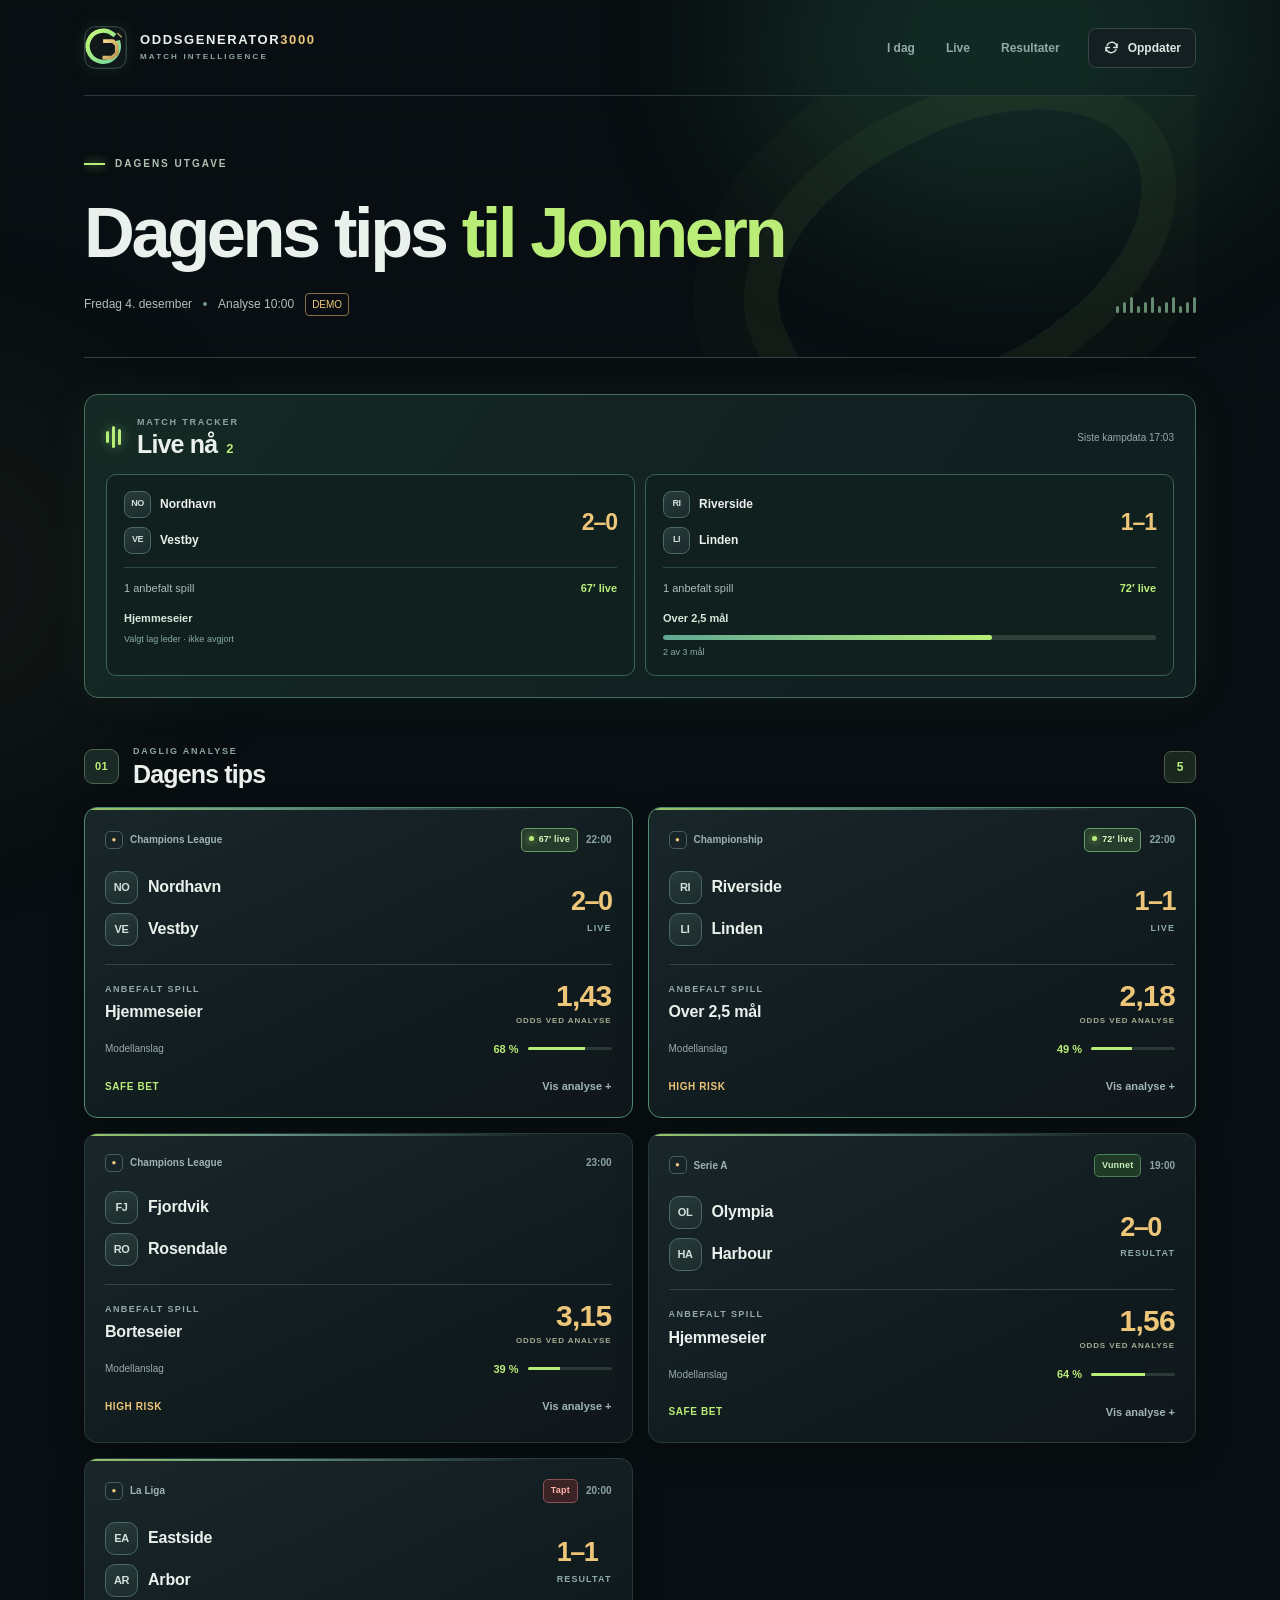
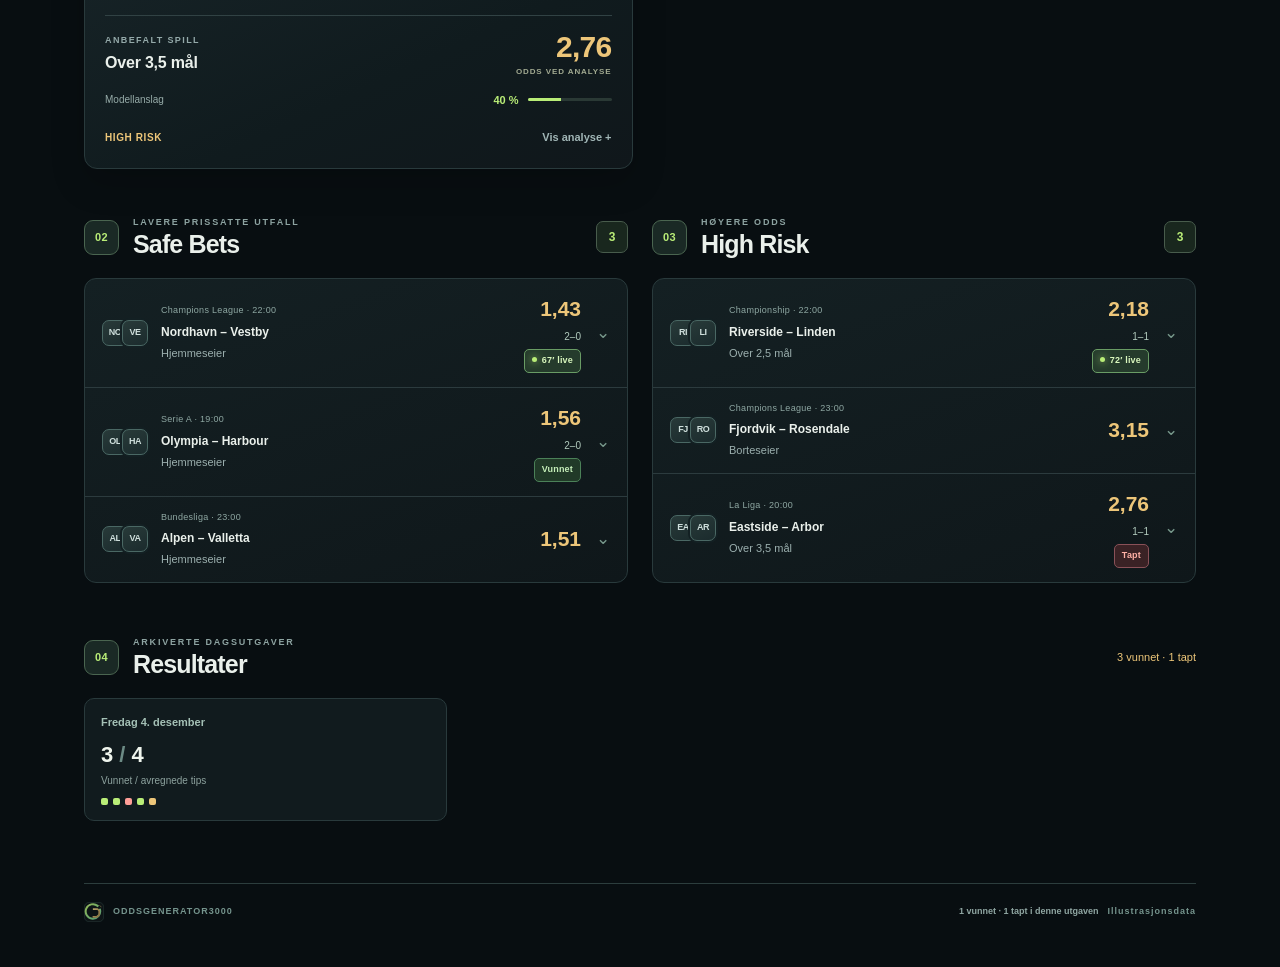
<file: forhandsvisning.html>
<!doctype html>
<html lang="nb">
<head>
  <meta charset="utf-8">
  <meta name="viewport" content="width=device-width,initial-scale=1">
  <meta name="theme-color" content="#070e11">
  <meta name="description" content="Dagens tips til Jonnern. Analyse, odds, live-resultater og historikk.">
  <title>Dagens tips til Jonnern · OddsGeneratoren</title>
  <link rel="icon" type="image/svg+xml" href="[data-uri]">
  <style>:root{color-scheme:dark;--bg:#080e11;--surface:#111b1e;--surface-2:#142023;--edge:#293a3c;--soft:#849a9c;--body:#eaf0eb;--muted:#9aadb0;--krypton:#b9ed77;--krypton-dark:#233927;--gold:#edc679;--gold-dark:#433923;--red:#ff9e98;--cyan:#78d6d2;--radius:13px}
*{box-sizing:border-box}html{scroll-behavior:smooth}body{font-family:Inter,-apple-system,BlinkMacSystemFont,"Segoe UI",Roboto,Arial,sans-serif;color:var(--body);background:var(--bg);margin:0;line-height:1.5;font-size:14px}body:before{content:"";position:fixed;inset:0;pointer-events:none;z-index:-1;opacity:.34;background-image:linear-gradient(#b1f8a20b 1px,transparent 1px),linear-gradient(90deg,#b1f8a20b 1px,transparent 1px);background-size:57px 57px;mask-image:linear-gradient(to bottom,#000,transparent 65%)}.ambient{position:fixed;pointer-events:none;z-index:-1;filter:blur(85px);border-radius:50%;opacity:.18}.ambient-a{top:-140px;left:58%;width:530px;height:370px;background:#42a779}.ambient-b{top:350px;left:-280px;width:450px;height:450px;background:#7b7342;opacity:.08}button{font:inherit;cursor:pointer}a{color:inherit;text-decoration:none}[hidden]{display:none!important}.shell{width:min(1180px,100%);margin:0 auto;padding:0 34px 45px}.header{height:96px;display:flex;align-items:center;justify-content:space-between;border-bottom:1px solid var(--edge);gap:28px}.identity{display:flex;gap:13px;align-items:center;min-width:0}.identity-icon{border-radius:12px;filter:drop-shadow(0 0 10px #9eff9b17)}.identity-lockup{display:flex;flex-direction:column;line-height:1.1;gap:5px}.identity-word{font-size:13px;font-weight:900;letter-spacing:1.6px;white-space:nowrap}.identity-3000{color:var(--gold)}.identity-sub{font-size:8px;letter-spacing:2.15px;font-weight:750;color:#91a3a4}.top-nav{display:flex;align-items:center;gap:31px;margin-left:auto}.top-nav a{font-size:12px;font-weight:660;color:#92a9a7;position:relative}.top-nav a:hover,.top-nav a:focus-visible{color:#edfff5}.refresh{background:#141f21;border:1px solid #33474a;border-radius:8px;color:#d8e9e2;padding:10px 14px;display:inline-flex;align-items:center;gap:8px;font-size:12px;font-weight:690}.refresh:hover{background:#21302e;border-color:#7a9b83}.refresh:disabled{opacity:.5}.refresh svg{flex-shrink:0}
.hero{padding:60px 0 41px;border-bottom:1px solid #324241;position:relative;overflow:hidden}.hero:before{content:"";position:absolute;right:38px;top:35px;width:390px;height:230px;border:1px solid #436a4d36;border-radius:52% 48% 57% 43%;transform:rotate(-25deg);box-shadow:0 0 0 34px #719b4811,0 0 0 85px #9ea64508;pointer-events:none}.hero-eyebrow{display:flex;align-items:center;gap:10px;color:#b0c2b3;letter-spacing:2px;font-size:10px;font-weight:850}.eyebrow-line{width:21px;height:2px;background:var(--krypton);box-shadow:0 0 10px #b9ed77aa}.hero-version{font-weight:670;color:#6e8887;letter-spacing:1px;margin-left:7px}.hero h1{position:relative;font-size:clamp(39px,5.5vw,71px);letter-spacing:-3.4px;line-height:1.06;margin:25px 0 22px;font-weight:860;max-width:950px}.hero h1 em{font-style:normal;color:var(--krypton)}.hero-bottom{display:flex;justify-content:space-between;align-items:center;gap:20px}.edition-meta{display:flex;align-items:center;flex-wrap:wrap;gap:11px;font-size:12px;color:#b2c0bc}.meta-dot{width:4px;height:4px;background:#729b85;border-radius:50%}.demo-badge{font-size:10px;color:var(--gold);border:1px solid #887144;padding:3px 6px;border-radius:4px}.hero-micro{display:flex;gap:4px;align-items:flex-end;height:18px;opacity:.65}.hero-micro span{width:3px;background:#94caa2;border-radius:5px}.hero-micro span:nth-child(3n){height:16px}.hero-micro span:nth-child(3n+1){height:7px}.hero-micro span:nth-child(3n+2){height:11px}
.alert{margin:19px 0 0;padding:13px 15px;border-radius:8px;border:1px solid #806d3f;background:#28241c;color:#e3cfa3;font-size:12px}.section{scroll-margin-top:20px;margin-top:47px}.section-heading{display:flex;align-items:center;justify-content:space-between;gap:20px;margin-bottom:19px}.heading-left{display:flex;align-items:center;gap:14px}.section-no{min-width:35px;height:35px;display:inline-flex;align-items:center;justify-content:center;font-size:11px;letter-spacing:.3px;font-weight:800;color:var(--krypton);border:1px solid #4a6550;background:#1a2925;border-radius:9px}.section-kicker{font-size:9px;letter-spacing:1.8px;color:#8ea4a2;font-weight:800;margin-bottom:2px}.section-heading h2{font-size:25px;letter-spacing:-.85px;line-height:1.1;margin:0;font-weight:820}.count-tag{min-width:32px;text-align:center;border:1px solid #485c4c;background:#19271e;border-radius:7px;padding:6px 10px;color:var(--krypton);font-weight:800;font-size:12px}
.pick-grid{display:grid;grid-template-columns:repeat(2,minmax(0,1fr));gap:15px}.pick{background:linear-gradient(155deg,#19262a 0%,#101b1e 64%,#10171b 100%);position:relative;border:1px solid var(--edge);border-radius:var(--radius);padding:20px 20px 17px;min-width:0;overflow:hidden;box-shadow:0 14px 34px #00000030;transition:border-color .15s,transform .15s}.pick:before{content:"";position:absolute;top:0;left:0;right:0;height:2px;background:linear-gradient(90deg,var(--krypton) 0%,#79b69c 32%,transparent 83%);opacity:.8}.pick:hover{border-color:#56736f;transform:translateY(-2px)}.pick.pick-live{border-color:#538b71}.pick-top{display:flex;align-items:center;justify-content:space-between;gap:12px;color:#9eb3b4;font-size:10px;font-weight:690}.league-line{display:flex;gap:7px;align-items:center;white-space:nowrap;min-width:0}.league-name{overflow:hidden;text-overflow:ellipsis}.league-mark{width:18px;height:18px;border:1px solid #47605b;border-radius:5px;display:flex;align-items:center;justify-content:center;font-size:8px;color:var(--gold);flex-shrink:0;font-weight:900}.league-mark.has-img{background:#f5f5f5;border-color:transparent}.league-mark img{width:16px;height:16px;object-fit:contain}.pick-right-meta{display:flex;align-items:center;gap:8px;white-space:nowrap}.kickoff-time{color:#8ba4a2;font-variant-numeric:tabular-nums}.fixture-row{margin-top:19px;display:flex;align-items:center;gap:14px;justify-content:space-between}.fixture-teams{display:flex;flex:1;flex-direction:column;gap:9px;min-width:0}.team-row{display:flex;align-items:center;gap:10px}.team-badge{height:33px;width:33px;display:inline-flex;justify-content:center;align-items:center;flex-shrink:0;border:1px solid #4a6864;background:linear-gradient(155deg,#283a39,#1b2b2d);border-radius:10px;color:#cfdfdc;font-weight:810;font-size:11px;letter-spacing:-.4px;overflow:hidden}.team-badge.has-img{border-color:#526761;background:#edf2ef;padding:4px}.team-badge img{height:100%;width:100%;object-fit:contain}.team-name{font-size:16px;font-weight:770;letter-spacing:-.2px;line-height:1.15;min-width:0}.fixture-score{color:var(--gold);font-weight:820;font-size:27px;letter-spacing:-1.5px;font-variant-numeric:tabular-nums;white-space:nowrap}.fixture-score small{display:block;text-align:right;font-size:9px;color:#8eabaa;letter-spacing:1.1px;font-weight:750}.pick-play{margin-top:18px;padding-top:16px;border-top:1px solid #314244;display:flex;align-items:center;justify-content:space-between;gap:10px}.play-kicker{font-size:9px;letter-spacing:1.4px;color:#94a9a9;font-weight:760}.play-name{margin-top:4px;font-size:16px;font-weight:790;letter-spacing:-.2px}.odd-wrap{text-align:right;flex-shrink:0}.odd-number{font-size:30px;font-weight:880;line-height:1;letter-spacing:-.7px;color:var(--gold);font-variant-numeric:tabular-nums}.odd-caption{font-size:8px;letter-spacing:.9px;color:#a2aa91;margin-top:4px;font-weight:680}.pick-bottom{display:flex;align-items:center;gap:12px;justify-content:space-between;margin-top:16px}.category-badge{font-size:10px;font-weight:820;letter-spacing:.6px;color:var(--krypton);white-space:nowrap}.category-badge.high{color:var(--gold)}.details-toggle{color:#a1b6b6;background:none;border:0;padding:5px 0;font-size:11px;font-weight:720}.details-toggle:hover{color:white}.details-toggle:focus-visible,.refresh:focus-visible,.top-nav a:focus-visible{outline:2px solid var(--gold);outline-offset:4px}.result-badge{border:1px solid #465757;background:#283538;color:#d1dddd;padding:4px 7px;border-radius:5px;font-size:9px;letter-spacing:.2px;font-weight:790;white-space:nowrap}.result-badge.scheduled{display:none}.result-badge.live{color:#d9f7bd;background:#253b2c;border-color:#699c65}.result-badge.live:before{content:"";display:inline-block;width:5px;height:5px;margin-right:5px;vertical-align:1px;border-radius:50%;background:var(--krypton);box-shadow:0 0 8px var(--krypton)}.result-badge.won{color:#c5efb9;background:#213a28;border-color:#4b8158}.result-badge.lost{color:#ffb1a6;background:#3a2225;border-color:#895158}.result-badge.void,.result-badge.postponed{color:#f0d99f;border-color:#706249}.result-badge.unverified{color:#a9c1bf}.insight-bar{display:flex;align-items:center;gap:9px;margin-top:14px}.insight-label{font-size:10px;color:#96aba8}.insight-value{font-size:11px;color:var(--krypton);font-weight:790;margin-left:auto}.insight-track{background:#2a3935;border-radius:20px;height:3px;flex:0 1 84px;overflow:hidden}.insight-track i{display:block;height:100%;background:var(--krypton)}.details{display:none;margin-top:17px;padding-top:17px;border-top:1px solid #344549}.details.open{display:block}.detail-grid{display:grid;grid-template-columns:repeat(2,1fr);gap:13px}.detail dt{color:#8ea5a1;font-size:10px;margin-bottom:4px}.detail dd{font-size:12px;font-weight:690;margin:0}.detail-reasons{color:#b1c5b9;font-size:11px;line-height:1.65;padding-left:18px;margin:15px 0 0}.detail-reasons li+li{margin-top:2px}.provider-credits{margin-top:13px;font-size:10px;color:#829e9d}.source-pill{font-size:9px;padding:3px 6px;border:1px solid #446152;border-radius:5px;color:var(--krypton)}
.live-section{scroll-margin-top:20px;margin-top:36px;border:1px solid #456d5f;background:linear-gradient(125deg,#152a24,#111f21 73%);border-radius:14px;padding:21px;box-shadow:0 0 45px #5aab7e12}.live-section-head{margin-bottom:15px}.live-signal{display:flex;gap:3px;align-items:center;height:22px;margin-right:2px}.live-signal span{height:12px;width:3px;background:var(--krypton);border-radius:4px;box-shadow:0 0 11px #abff9980;animation:signal 1.3s ease-in-out infinite alternate}.live-signal span:nth-child(2){animation-delay:.22s;height:22px}.live-signal span:nth-child(3){animation-delay:.48s;height:16px}.live-total{color:var(--krypton);font-size:13px;margin-left:3px}.update-time{font-size:10px;color:#95acaa;text-align:right}.live-grid{display:grid;grid-template-columns:repeat(2,minmax(0,1fr));gap:10px}.live-match{border:1px solid #3b6256;background:#10201e;border-radius:10px;padding:16px 17px}.live-match-main{display:flex;align-items:center;gap:12px;justify-content:space-between}.live-match-teams{display:flex;flex-direction:column;gap:9px;font-weight:710;min-width:0}.live-team{display:flex;align-items:center;gap:9px;font-size:12px}.live-team .team-badge{height:27px;width:27px;border-radius:8px;font-size:9px}.live-score{font-size:23px;color:var(--gold);letter-spacing:-1px;font-weight:850;font-variant-numeric:tabular-nums}.live-state{display:flex;align-items:center;justify-content:space-between;gap:10px;margin-top:13px;border-top:1px solid #2b4a42;padding-top:12px;font-size:11px}.live-pick{color:#aabdb9;min-width:0}.live-phase{color:var(--krypton);font-weight:760;white-space:nowrap}.goal-tracker{margin-top:10px;height:5px;border-radius:8px;background:#2d4039;overflow:hidden}.goal-tracker i{height:100%;display:block;background:linear-gradient(90deg,#5fa894,var(--krypton));max-width:100%;border-radius:8px}.tracker-label{font-size:9px;color:#8aaba1;margin-top:6px}
.categories{display:grid;grid-template-columns:repeat(2,minmax(0,1fr));gap:24px}.mini-list{border:1px solid var(--edge);background:linear-gradient(160deg,#142023,#0f171a);border-radius:12px;overflow:hidden;min-height:108px}.mini{padding:14px 17px;display:flex;gap:13px;justify-content:space-between;align-items:center;border-bottom:1px solid #2c3b3e}.mini:last-child{border:0}.mini-teams{display:flex;align-items:center;gap:8px;min-width:0}.mini-teams .team-badge{height:26px;width:26px;border-radius:7px;font-size:9px}.mini-teams .team-badge+.team-badge{margin-left:-14px;box-shadow:0 0 0 2px #132023}.mini-main{min-width:0;flex:1}.mini-league{font-size:9px;letter-spacing:.3px;color:#8fa8a3;margin-bottom:5px}.mini-names{font-size:12px;font-weight:790;white-space:nowrap;overflow:hidden;text-overflow:ellipsis}.mini-pick{font-size:11px;color:#9cb0af;margin-top:4px}.mini-right{display:flex;flex-direction:column;align-items:flex-end;gap:5px}.mini-price{font-size:21px;color:var(--gold);font-weight:850;font-variant-numeric:tabular-nums}.mini-score{font-size:10px;color:#b2cbbe}.mini .result-badge{font-size:9px}.empty{grid-column:1/-1;background:#101a1d;border:1px dashed #3c5251;border-radius:12px;padding:31px;color:#91a9a5;font-size:12px}.mini-list .empty{border:0;background:transparent}.results-section{scroll-margin-top:20px;margin-top:53px}.results-summary{font-size:11px;color:var(--gold)}.results-list{display:grid;grid-template-columns:repeat(3,minmax(0,1fr));gap:11px}.history-day{border:1px solid var(--edge);background:var(--surface);border-radius:10px;padding:15px 16px}.history-date{font-size:11px;color:#a5c1b6;font-weight:750}.history-metric{margin-top:8px;font-size:22px;color:#eff5ed;font-weight:830}.history-sub{color:#8da29e;font-size:10px;margin-top:2px}.history-streak{display:flex;gap:5px;margin-top:10px}.history-streak i{width:7px;height:7px;border-radius:2px;background:#43585a}.history-streak i.won{background:var(--krypton)}.history-streak i.lost{background:var(--red)}.history-streak i.void{background:var(--gold)}
.footer{display:flex;align-items:center;gap:9px;border-top:1px solid #2c3d3d;margin-top:62px;padding:18px 0 0;color:#75948d;font-size:9px;font-weight:700;letter-spacing:1px}.footer img{opacity:.72}.footer-right{margin-left:auto;font-weight:560;letter-spacing:0;color:#90a7a3}.footer [hidden]{display:none!important}
@keyframes signal{from{opacity:.5;transform:scaleY(.7)}to{opacity:1;transform:scaleY(1)}}@media(prefers-reduced-motion:reduce){html{scroll-behavior:auto}.live-signal span{animation:none}.pick{transition:none}}
@media(max-width:910px){.shell{padding-left:23px;padding-right:23px}.top-nav{gap:18px}.pick-grid,.live-grid,.categories{grid-template-columns:1fr}.categories{gap:0}.categories .section{margin-top:33px}.results-list{grid-template-columns:repeat(2,minmax(0,1fr))}.hero h1{letter-spacing:-2.2px}}
@media(max-width:560px){.shell{padding-left:17px;padding-right:17px;padding-bottom:25px}.header{height:78px;gap:12px}.identity-icon{height:37px;width:37px}.identity-word{font-size:10px;letter-spacing:.8px}.identity-sub{font-size:7px;letter-spacing:1.25px}.top-nav{display:none}.refresh{padding:10px}.refresh span{display:none}.hero{padding:43px 0 28px}.hero-eyebrow{font-size:9px}.hero h1{font-size:clamp(37px,10.5vw,48px);letter-spacing:-1.8px;line-height:1.09;margin:19px 0}.hero h1 em{display:block}.hero-micro{display:none}.edition-meta{font-size:11px;gap:9px}.section{margin-top:36px}.section-heading{margin-bottom:14px}.section-heading h2{font-size:22px}.section-kicker{font-size:8px;letter-spacing:1.3px}.section-no{min-width:31px;height:31px}.pick{padding:16px 15px 14px}.team-row{gap:9px}.team-name{font-size:14px}.fixture-score{font-size:21px}.play-name{font-size:14px}.odd-number{font-size:28px}.live-section{padding:15px;margin-top:24px}.live-section-head{gap:10px;align-items:flex-start}.live-section-head .heading-left{gap:9px}.live-section-head h2{font-size:21px}.update-time{font-size:9px}.live-match{padding:13px}.results-list{grid-template-columns:1fr 1fr}.footer{margin-top:40px}.footer-right{display:none}}
@media(max-width:390px){.identity-sub{display:none}.identity-word{font-size:9px}.hero h1{font-size:36px}.team-name{font-size:13px}.mini{padding:12px}.mini-teams .team-badge{width:23px;height:23px}.mini-names{font-size:11px}.results-list{grid-template-columns:1fr}}

/* Native expandable analysis is available for every category selection. */
.mini-details{display:block;padding:0}.mini-summary{list-style:none;display:flex;gap:13px;align-items:center;padding:14px 17px;cursor:pointer;min-width:0}.mini-summary::-webkit-details-marker{display:none}.mini-summary:focus-visible{outline:2px solid var(--gold);outline-offset:-4px}.mini-details[open]{background:#1a2927}.mini-chevron{font-size:17px;color:#77988b;transition:transform .15s;align-self:center;padding-left:2px}.mini-details[open] .mini-chevron{transform:rotate(180deg)}.mini-analysis{border-top:1px solid #334646;padding:15px 17px 18px}.mini-analysis .detail-grid{grid-template-columns:repeat(2,minmax(0,1fr))}@media(max-width:560px){.mini-summary{padding:12px;gap:8px}.mini-chevron{font-size:14px}}

.tracked-selection{padding-top:9px}.tracked-selection+.tracked-selection{margin-top:7px;border-top:1px solid #2b4b42}.tracked-title{font-size:11px;font-weight:700;color:#d5e9da}.live-state{margin-bottom:5px}.tracked-selection .goal-tracker{margin-top:8px}
</style>
  <script>window.__ODDSGEN_DEMO__=true;</script>
</head>
<body>
  <div class="ambient ambient-a" aria-hidden="true"></div><div class="ambient ambient-b" aria-hidden="true"></div>
  <div class="shell">
    <header class="header" id="toppen">
      <a class="identity" href="#toppen" aria-label="OddsGeneratoren3000, tilbake til toppen">
        <img class="identity-icon" src="[data-uri]" width="43" height="43" alt="">
        <span class="identity-lockup"><span class="identity-word">ODDSGENERATOR<span class="identity-3000">3000</span></span><span class="identity-sub">MATCH INTELLIGENCE</span></span>
      </a>
      <nav class="top-nav" aria-label="Hovednavigasjon"><a href="#dagens">I dag</a><a id="nav-live" href="#live" hidden>Live</a><a id="nav-results" href="#resultater" hidden>Resultater</a></nav>
      <button class="refresh" type="button" id="refresh-data" title="Last siste publiserte kampstatus"><svg viewBox="0 0 24 24" width="17" height="17" fill="none" stroke="currentColor" stroke-width="1.8" stroke-linecap="round" aria-hidden="true"><path d="M20 7v5h-5M4 17v-5h5M5.7 9a7.5 7.5 0 0 1 12.3-2L20 12M4 12l2.1 5A7.5 7.5 0 0 0 18.4 15"/></svg><span>Oppdater</span></button>
    </header>

    <main>
      <section class="hero" aria-label="Dagsutgave">
        <div class="hero-eyebrow"><span class="eyebrow-line"></span><span id="edition-indicator">DAGENS UTGAVE</span></div>
        <h1>Dagens tips <em>til Jonnern</em></h1>
        <div class="hero-bottom"><div class="edition-meta"><span id="today-date">Laster dagsutgave</span><span class="meta-dot"></span><span id="last-updated">Henter analyse</span><span id="demo-marker" class="demo-badge" hidden>DEMO</span></div><div class="hero-micro" aria-hidden="true"><span></span><span></span><span></span><span></span><span></span><span></span><span></span><span></span><span></span><span></span><span></span><span></span></div></div>
      </section>

      <div class="alert" role="status" aria-live="polite" id="alert" hidden></div>

      <section id="live" class="live-section" aria-labelledby="live-title" hidden>
        <div class="section-heading live-section-head"><div class="heading-left"><span class="live-signal" aria-hidden="true"><span></span><span></span><span></span></span><div><div class="section-kicker">MATCH TRACKER</div><h2 id="live-title">Live nå <span class="live-total" id="live-count"></span></h2></div></div><span id="result-updated" class="update-time"></span></div>
        <div class="live-grid" id="live-list"></div>
      </section>

      <section id="dagens" class="section main-section" aria-labelledby="dagens-title">
        <div class="section-heading"><div class="heading-left"><span class="section-no">01</span><div><div class="section-kicker">DAGLIG ANALYSE</div><h2 id="dagens-title">Dagens tips</h2></div></div><span class="count-tag" id="tips-count">0</span></div>
        <div class="pick-grid" id="top-picks"><div class="empty">Henter tips ...</div></div>
      </section>

      <div class="categories">
        <section id="safe" class="section" aria-labelledby="safe-title"><div class="section-heading"><div class="heading-left"><span class="section-no">02</span><div><div class="section-kicker">LAVERE PRISSATTE UTFALL</div><h2 id="safe-title">Safe Bets</h2></div></div><span class="count-tag" id="safe-count">0</span></div><div class="mini-list" id="safe-list"><div class="empty">Henter tips ...</div></div></section>
        <section id="high" class="section" aria-labelledby="high-title"><div class="section-heading"><div class="heading-left"><span class="section-no">03</span><div><div class="section-kicker">HØYERE ODDS</div><h2 id="high-title">High Risk</h2></div></div><span class="count-tag" id="high-count">0</span></div><div class="mini-list" id="high-list"><div class="empty">Henter tips ...</div></div></section>
      </div>

      <section id="resultater" class="results-section" aria-labelledby="results-title" hidden><div class="section-heading"><div class="heading-left"><span class="section-no">04</span><div><div class="section-kicker">ARKIVERTE DAGSUTGAVER</div><h2 id="results-title">Resultater</h2></div></div><span id="results-summary" class="results-summary"></span></div><div id="results-list" class="results-list"></div></section>
    </main>
    <footer class="footer"><img src="[data-uri]" width="20" height="20" alt=""><span>ODDSGENERATOR3000</span><span class="footer-right" id="footer-status"></span><span id="demo-note" hidden>Illustrasjonsdata</span></footer>
  </div>
<script>'use strict';
const $=id=>document.getElementById(id);
const esc=v=>String(v??'').replace(/[&<>"']/g,c=>({'&':'&amp;','<':'&lt;','>':'&gt;','"':'&quot;',"'":'&#39;'}[c]));
const dateFmt=new Intl.DateTimeFormat('nb-NO',{timeZone:'Europe/Oslo',weekday:'long',day:'numeric',month:'long'});
const timeFmt=new Intl.DateTimeFormat('nb-NO',{timeZone:'Europe/Oslo',hour:'2-digit',minute:'2-digit'});
const fmtOdds=n=>Number.isFinite(Number(n))?Number(n).toLocaleString('nb-NO',{minimumFractionDigits:2,maximumFractionDigits:2}):'–';
const fmtPct=n=>Number.isFinite(Number(n))?`${Math.round(100*Number(n))} %`:'–';
const fmtTime=s=>{const d=new Date(s);return Number.isNaN(d.getTime())?'–':timeFmt.format(d);};
const formattedEdition=s=>/^\d{4}-\d{2}-\d{2}$/.test(s||'')?dateFmt.format(new Date(`${s}T12:00:00Z`)).replace(/^./,c=>c.toUpperCase()):'Ingen dagsutgave';
const state=p=>p?.result?.status||'scheduled';
const hasScore=p=>Number.isInteger(p?.result?.score?.home)&&Number.isInteger(p?.result?.score?.away);
const score=p=>hasScore(p)?`${p.result.score.home}–${p.result.score.away}`:'';
const names={scheduled:'Ikke startet',live:'Live',won:'Vunnet',lost:'Tapt',void:'Avlyst',postponed:'Utsatt',unverified:'Avventer'};
const canUseCrests=data=>data?.visualAssets?.licensedCrests===true;
function safeCrest(url){if(typeof url!=='string')return '';try{const u=new URL(url);if(u.protocol!=='https:')return '';if(!['crests.football-data.org','upload.wikimedia.org'].includes(u.hostname))return '';return u.href;}catch{return '';}}
function initials(name){const x=String(name||'?').replace(/[^\p{L}\p{N}\s]/gu,' ').trim().split(/\s+/).filter(Boolean);return (x.length>1?x.slice(0,2).map(z=>z[0]).join(''):x[0]?.slice(0,2)||'?').toLocaleUpperCase('nb-NO');}
function crest(name,url,allowed,small=false){const src=allowed?safeCrest(url):'';const code=esc(initials(name));return src?`<span class="team-badge has-img${small?' small':''}"><span class="initials" hidden>${code}</span><img src="${esc(src)}" alt="" loading="lazy" decoding="async"></span>`:`<span class="team-badge${small?' small':''}" aria-hidden="true">${code}</span>`;}
function leagueMark(p,allowed){const image=allowed?safeCrest(p.leagueCrest):'';return image?`<span class="league-mark has-img"><span class="initials" hidden>●</span><img src="${esc(image)}" alt="" loading="lazy"></span>`:'<span class="league-mark" aria-hidden="true">●</span>';}
function statusText(p){const r=p.result||{},s=state(p);if(s==='live'){if(r.phase==='Pause')return 'Pause';if(r.phase==='Ekstraomganger')return 'Forlengning';if(r.phase==='Straffer')return 'Straffer';return Number.isInteger(r.minute)?`${r.minute}′ live`:'Live';}if(s==='scheduled'&&Date.parse(p.kickoff)<Date.now())return 'Avventer';return names[s]||'Avventer';}
function badge(p){let s=state(p);if(s==='scheduled'&&Date.parse(p.kickoff)<Date.now())s='unverified';return `<span class="result-badge ${esc(s)}">${esc(statusText(p))}</span>`;}
function formatForm(v){if(!v)return '–';const counts=[...'WDL'].map(c=>[...String(v).toUpperCase()].filter(x=>x===c).length);return `${counts[0]}S · ${counts[1]}U · ${counts[2]}T`;}
function modelLabel(p){return p.probabilitySource==='market'?'Markedsvurdering':'Modellanslag';}
function analysis(p){const sample=Array.isArray(p.formSample)?p.formSample.join(' / '):'–';const stats=[['Hjemmeform',formatForm(p.formHome)],['Borteform',formatForm(p.formAway)],['Formgrunnlag',`${sample} kamper`],['Oddsgrunnlag',p.bookmakers?`${p.bookmakers} bookmakere`:'–'],['Sannsynlighetskilde',modelLabel(p)],['Nullpunkt i odds',Number(p.price)>1?fmtPct(1/Number(p.price)):'–']];const reasons=(Array.isArray(p.rationale)?p.rationale:[]).filter(s=>typeof s==='string').slice(0,5);const sources=(Array.isArray(p.predictionSources)?p.predictionSources:[]).filter(s=>typeof s==='string');return `<dl class="detail-grid">${stats.map(([k,v])=>`<div class="detail"><dt>${esc(k)}</dt><dd>${esc(v)}</dd></div>`).join('')}</dl>${reasons.length?`<ul class="detail-reasons">${reasons.map(x=>`<li>${esc(x)}</li>`).join('')}</ul>`:''}${sources.length?`<div class="provider-credits">Eksterne prognoser: ${esc(sources.join(' · '))}</div>`:''}`;}
function teams(p,allowed){return `<div class="fixture-teams"><div class="team-row">${crest(p.home,p.homeCrest,allowed)}<span class="team-name">${esc(p.home)}</span></div><div class="team-row">${crest(p.away,p.awayCrest,allowed)}<span class="team-name">${esc(p.away)}</span></div></div>`;}
function pickCard(p,i,allowed){const id=`a-${i}`;const probability=Number(p.probability);const width=Number.isFinite(probability)?Math.max(0,Math.min(100,probability*100)):0;const category=p.category==='safe'?'SAFE BET':p.category==='high'?'HIGH RISK':'DAGENS TIPS';return `<article class="pick${state(p)==='live'?' pick-live':''}" data-match-id="${esc(p.matchId||'')}">
 <div class="pick-top"><div class="league-line">${leagueMark(p,allowed)}<span class="league-name">${esc(p.league||'Fotball')}</span></div><div class="pick-right-meta">${badge(p)}<span class="kickoff-time">${fmtTime(p.kickoff)}</span></div></div>
 <div class="fixture-row">${teams(p,allowed)}${hasScore(p)?`<div class="fixture-score">${score(p)}<small>${state(p)==='live'?'LIVE':'RESULTAT'}</small></div>`:''}</div>
 <div class="pick-play"><div><div class="play-kicker">ANBEFALT SPILL</div><div class="play-name">${esc(p.label||'–')}</div></div><div class="odd-wrap"><div class="odd-number">${fmtOdds(p.price)}</div><div class="odd-caption">ODDS VED ANALYSE</div></div></div>
 <div class="insight-bar"><span class="insight-label">${esc(modelLabel(p))}</span><span class="insight-value">${fmtPct(probability)}</span><div class="insight-track" aria-hidden="true"><i style="width:${width.toFixed(1)}%"></i></div></div>
 <div class="pick-bottom"><span class="category-badge${p.category==='high'?' high':''}">${category}</span><button type="button" class="details-toggle" aria-expanded="false" aria-controls="${id}" data-open="${id}">Vis analyse +</button></div>
 <div id="${id}" class="details">${analysis(p)}</div></article>`;}
function miniCard(p,allowed){return `<details class="mini mini-details"><summary class="mini-summary" title="Åpne kampanalyse"><div class="mini-teams">${crest(p.home,p.homeCrest,allowed,true)}${crest(p.away,p.awayCrest,allowed,true)}</div><div class="mini-main"><div class="mini-league">${esc(p.league||'Fotball')} · ${fmtTime(p.kickoff)}</div><div class="mini-names">${esc(p.home)} – ${esc(p.away)}</div><div class="mini-pick">${esc(p.label||'')}</div></div><div class="mini-right"><span class="mini-price">${fmtOdds(p.price)}</span>${hasScore(p)?`<span class="mini-score">${score(p)}</span>`:''}${badge(p)}</div><span class="mini-chevron" aria-hidden="true">⌄</span></summary><div class="mini-analysis">${analysis(p)}</div></details>`;}
function uniqueTips(data){const map=new Map();for(const p of [...(data.recommendations||[]),...(data.safeBets||[]),...(data.highRisk||[])]){const id=String(p.matchId||`${p.home}-${p.away}-${p.kickoff}`);const code=String(p.market||p.label||'');const key=`${id}:${code}`;if(!map.has(key))map.set(key,p);else if(state(p)==='live'&&state(map.get(key))!=='live')map.set(key,p);}return [...map.values()];}
function groupedLive(data){const matches=new Map();for(const p of uniqueTips(data)){const id=String(p.matchId||`${p.home}-${p.away}-${p.kickoff}`);if(!matches.has(id))matches.set(id,[]);matches.get(id).push(p);}return [...matches.values()].filter(items=>items.some(p=>state(p)==='live')).map(items=>({p:items.find(p=>state(p)==='live'),selections:items}));}
function liveProgress(p){const s=p.result?.score;if(!hasScore(p))return '';const total=s.home+s.away,code=p.market;
 if(code==='O25'||code==='O35'){const target=code==='O25'?3:4;const progress=Math.min(total/target,1)*100;return `<div class="goal-tracker" role="progressbar" aria-valuemin="0" aria-valuemax="${target}" aria-valuenow="${Math.min(total,target)}" aria-label="Antall mål mot målet"><i style="width:${progress}%"></i></div><div class="tracker-label">${total} av ${target} mål${total>=target?' · målgrensen nådd':''}</div>`;}
 if(code==='BTTS')return `<div class="tracker-label">${(s.home>0?1:0)+(s.away>0?1:0)} av 2 lag har scoret</div>`;
 if(code==='H'||code==='B')return `<div class="tracker-label">${s.home===s.away?'Foreløpig uavgjort':(code==='H'?s.home>s.away:s.away>s.home)?'Valgt lag leder':'Valgt lag ligger under'} · ikke avgjort</div>`;
 if(code==='U25')return `<div class="tracker-label">${total} mål hittil · under 2,5 krever maks 2 ved fulltid</div>`;
 return '';}
function liveCard(group,allowed){const p=group.p;return `<article class="live-match"><div class="live-match-main"><div class="live-match-teams"><div class="live-team">${crest(p.home,p.homeCrest,allowed,true)}${esc(p.home)}</div><div class="live-team">${crest(p.away,p.awayCrest,allowed,true)}${esc(p.away)}</div></div><div class="live-score">${hasScore(p)?score(p):'– : –'}</div></div><div class="live-state"><span class="live-pick">${group.selections.length} anbefalt${group.selections.length===1?' spill':'e spill'}</span><span class="live-phase">${esc(statusText(p))}</span></div>${group.selections.map(s=>`<div class="tracked-selection"><div class="tracked-title">${esc(s.label||'')}</div>${liveProgress({...s,result:p.result})}</div>`).join('')}</article>`;}
function installImages(){document.querySelectorAll('.has-img img').forEach(img=>{img.addEventListener('error',()=>{const parent=img.parentNode,fb=parent?.querySelector('.initials');if(parent){parent.classList.remove('has-img');if(fb)fb.hidden=false;}img.remove();},{once:true});if(img.complete&&img.naturalWidth===0){img.dispatchEvent(new Event('error'));}});}
function show(data,history=[],demo=false){const date=data.editionDate||data.localDate,allowed=canUseCrests(data);const picks=(data.recommendations||[]).slice(0,5),safe=(data.safeBets||[]).slice(0,5),high=(data.highRisk||[]).slice(0,5);$('today-date').textContent=formattedEdition(date);$('last-updated').textContent=data.generatedAt?`Analyse ${fmtTime(data.generatedAt)}`:'Ingen analyse';$('demo-marker').hidden=!demo;$('demo-note').hidden=!demo;
 $('tips-count').textContent=picks.length;$('safe-count').textContent=safe.length;$('high-count').textContent=high.length;
 $('top-picks').innerHTML=picks.length?picks.map((p,i)=>pickCard(p,i,allowed)).join(''):'<div class="empty">Ingen kvalifiserte tips i denne dagsutgaven.</div>';
 $('safe-list').innerHTML=safe.length?safe.map(p=>miniCard(p,allowed)).join(''):'<div class="empty">Ingen kvalifiserte Safe Bets i dag.</div>';
 $('high-list').innerHTML=high.length?high.map(p=>miniCard(p,allowed)).join(''):'<div class="empty">Ingen kvalifiserte High Risk-spill i dag.</div>';
 const live=groupedLive(data);$('live').hidden=!live.length;$('nav-live').hidden=!live.length;$('live-count').textContent=live.length;$('live-list').innerHTML=live.map(p=>liveCard(p,allowed)).join('');$('result-updated').textContent=data.resultUpdatedAt?`Siste kampdata ${fmtTime(data.resultUpdatedAt)}`:'Kampdata avventes';
 const finished=uniqueTips(data).filter(p=>['won','lost'].includes(state(p)));$('footer-status').textContent=finished.length?`${finished.filter(p=>state(p)==='won').length} vunnet · ${finished.filter(p=>state(p)==='lost').length} tapt i denne utgaven`:'';
 const alert=$('alert');alert.hidden=true;if(!demo&&!date){alert.textContent='Ingen dagsutgave er publisert ennå.';alert.hidden=false;}
 if(!demo&&date&&data.dataStatus?.fixtures==='not_configured'){alert.textContent='Viser en lagret eksempelutgave. Neste dagsanalyse er ikke publisert.';alert.hidden=false;}
 showHistory(history,demo);
 document.querySelectorAll('.details-toggle').forEach(btn=>btn.addEventListener('click',()=>{const panel=$(btn.dataset.open),on=panel.classList.toggle('open');btn.setAttribute('aria-expanded',String(on));btn.textContent=on?'Skjul analyse −':'Vis analyse +';}));installImages();}
function showHistory(history,demo){const editions=Array.isArray(history)?history:[];const rows=editions.map(d=>{const picks=(d.picks||[]).filter(p=>['won','lost','void'].includes(p.status));const won=picks.filter(p=>p.status==='won').length,lost=picks.filter(p=>p.status==='lost').length;return {date:d.date,settled:won+lost,won,lost,picks};}).filter(d=>d.settled>0).slice(0,7);const shown=rows.length>0;$('resultater').hidden=!shown;$('nav-results').hidden=!shown;if(!shown)return;const totalW=rows.reduce((a,b)=>a+b.won,0),totalL=rows.reduce((a,b)=>a+b.lost,0);$('results-summary').textContent=`${totalW} vunnet · ${totalL} tapt`;
 $('results-list').innerHTML=rows.map(d=>`<article class="history-day"><div class="history-date">${esc(formattedEdition(d.date))}</div><div class="history-metric">${d.won} <span style="color:#6c8b85">/</span> ${d.settled}</div><div class="history-sub">Vunnet / avregnede tips</div><div class="history-streak" aria-label="${d.won} vunnet, ${d.lost} tapt">${d.picks.slice(0,16).map(p=>`<i class="${esc(p.status)}" title="${esc(p.status==='won'?'Vunnet':p.status==='lost'?'Tapt':'Avlyst')}"></i>`).join('')}</div></article>`).join('');}
function demoData(){const now=new Date(),local= new Intl.DateTimeFormat('en-CA',{timeZone:'Europe/Oslo',year:'numeric',month:'2-digit',day:'2-digit'}).format(now);let id=0;const at=h=>{const d=new Date(now);d.setHours(h,0,0,0);return d.toISOString();};const mk=(home,away,league,market,label,price,prob,category,result,h=21)=>({matchId:'demo'+(++id),home,away,league,market,label,price,probability:prob,category,kickoff:at(h),bookmakers:5,formHome:'WWDLWW',formAway:'LDWWDL',formSample:[6,6],probabilitySource:'model',rationale:['Siste seks kampresultater', 'Oddsgrunnlag fra flere bookmakere'],result});
 const a=mk('Nordhavn','Vestby','Champions League','H','Hjemmeseier',1.43,.68,'safe',{status:'live',score:{home:2,away:0},minute:67,phase:'Live'}),b=mk('Riverside','Linden','Championship','O25','Over 2,5 mål',2.18,.49,'high',{status:'live',score:{home:1,away:1},minute:72,phase:'Live'}),c=mk('Fjordvik','Rosendale','Champions League','B','Borteseier',3.15,.39,'high',{status:'scheduled'},22),d=mk('Olympia','Harbour','Serie A','H','Hjemmeseier',1.56,.64,'safe',{status:'won',score:{home:2,away:0}},18),e=mk('Eastside','Arbor','La Liga','O35','Over 3,5 mål',2.76,.40,'high',{status:'lost',score:{home:1,away:1}},19),f=mk('Alpen','Valletta','Bundesliga','H','Hjemmeseier',1.51,.65,'safe',{status:'scheduled'},22);return {snapshot:{editionDate:local,localDate:local,generatedAt:at(9),resultUpdatedAt:now.toISOString(),visualAssets:{licensedCrests:false},recommendations:[a,b,c,d,e],safeBets:[a,d,f],highRisk:[b,c,e],dataStatus:{fixtures:'ok',odds:'ok'}},history:[{date:local,picks:[{status:'won'},{status:'won'},{status:'lost'},{status:'won'},{status:'void'}]}]};}
async function loadLatest(){if(window.__ODDSGEN_DEMO__){const d=demoData();show(d.snapshot,d.history,true);return;}try{const [a,b]=await Promise.all([fetch(`data/today.json?v=${Date.now()}`,{cache:'no-store'}),fetch(`data/history.json?v=${Date.now()}`,{cache:'no-store'}).catch(()=>null)]);if(!a.ok)throw Error('Ingen dagsutgave');const data=await a.json();if(!Array.isArray(data.recommendations))throw Error('Feil i datagrunnlaget');const history=b&&b.ok?await b.json():[];show(data,history);}catch(e){show({recommendations:[],safeBets:[],highRisk:[],dataStatus:{}},[]);}}
const refresh=$('refresh-data');refresh.addEventListener('click',async()=>{refresh.disabled=true;try{await loadLatest();}finally{refresh.disabled=false;}});
// GitHub Actions updates the static JSON every ~10 minutes when scheduled jobs work.
// Browser polls that published copy every minute; this is not real-time streaming.
setInterval(()=>{if(document.visibilityState==='visible'&&!window.__ODDSGEN_DEMO__)loadLatest();},60000);
loadLatest();
</script></body>
</html>
</file>
